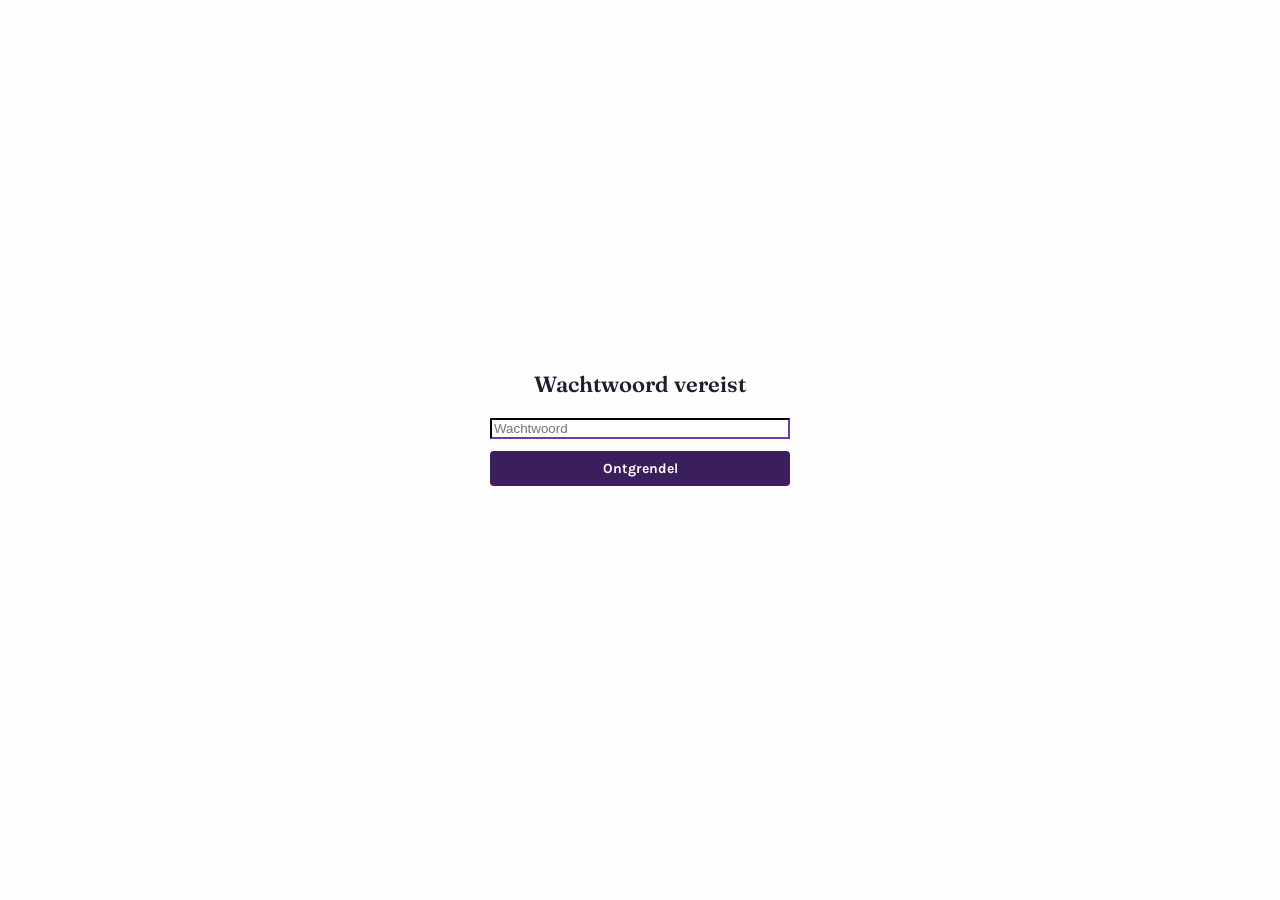
<file: index.html>
<!DOCTYPE html>
<html lang="nl">
<head>
  <meta charset="UTF-8">
  <meta name="viewport" content="width=device-width, initial-scale=1, viewport-fit=cover">
  <meta name="theme-color" content="#3b1e5c">
  <title>Anti Brainrot Tool</title>
  <link rel="manifest" href="manifest.json">
  <link rel="icon" href="icons/favicon-32.png" sizes="32x32" type="image/png">
  <link rel="apple-touch-icon" href="icons/apple-touch-icon.png">
  <meta name="apple-mobile-web-app-capable" content="yes">
  <meta name="apple-mobile-web-app-status-bar-style" content="default">
  <meta name="apple-mobile-web-app-title" content="Brainrot Tool">
  <link rel="stylesheet" href="https://fonts.googleapis.com/css2?family=Fraunces:opsz,wght@9..144,500;9..144,600;9..144,700&family=Karla:wght@400;500;700&family=IBM+Plex+Mono:wght@400;500;600&display=swap">
  <link rel="stylesheet" href="base.css">
  <link rel="stylesheet" href="style.css">
</head>
<body>
  <div id="gate" class="gate-overlay">
    <form id="gate-form" class="gate-form">
      <p class="gate-label">Wachtwoord vereist</p>
      <input type="password" id="gate-password" placeholder="Wachtwoord" autocomplete="current-password" autofocus>
      <button type="submit">Ontgrendel</button>
      <p class="gate-error" id="gate-error"></p>
    </form>
  </div>

  <div id="app-content" hidden>
    <h1>Anti Brainrot Tool</h1>
    <p class="subtitle">Elke dag een beetje scherper</p>

    <section class="progress">
      <div class="filter-row">
        <label for="game-filter">Score voor</label>
        <select id="game-filter">
          <option value="all">Alle spellen</option>
          <option value="card-match">Kaarten Memory</option>
          <option value="addition-2">Optelsommen (2 cijfers)</option>
          <option value="addition-3">Optelsommen (3 cijfers)</option>
          <option value="multiplication">Tafels (1&ndash;20)</option>
          <option value="division">Delingen (1&ndash;100)</option>
          <option value="sudoku">Sudoku</option>
          <option value="binary-sudoku">Binaire Sudoku</option>
        </select>
      </div>

      <div class="kpi-row">
        <div class="kpi">
          <p class="kpi-value" id="kpi-streak">–</p>
          <p class="kpi-label">Dagen reeks</p>
        </div>
        <div class="kpi">
          <p class="kpi-value" id="kpi-today">–</p>
          <p class="kpi-label">Score vandaag</p>
        </div>
        <div class="kpi">
          <p class="kpi-value" id="kpi-total">–</p>
          <p class="kpi-label">Totaal geoefend</p>
        </div>
      </div>

      <div class="chart-head">
        <p class="chart-avg" id="chart-avg">&nbsp;</p>
        <div class="chart-toggle">
          <button class="range-btn is-active" data-range="7" type="button">7 dagen</button>
          <button class="range-btn" data-range="30" type="button">30 dagen</button>
        </div>
      </div>
      <div id="chart"></div>
    </section>

    <nav class="menu">
      <a class="toc-item" href="games/card-match/index.html"><span class="toc-num">01</span>Kaarten Memory<span class="toc-leader"></span></a>
      <a class="toc-item" href="games/addition-2/index.html"><span class="toc-num">02</span>Optelsommen (2 cijfers)<span class="toc-leader"></span></a>
      <a class="toc-item" href="games/addition-3/index.html"><span class="toc-num">03</span>Optelsommen (3 cijfers)<span class="toc-leader"></span></a>
      <a class="toc-item" href="games/multiplication/index.html"><span class="toc-num">04</span>Tafels (1&ndash;20)<span class="toc-leader"></span></a>
      <a class="toc-item" href="games/division/index.html"><span class="toc-num">05</span>Delingen (1&ndash;100)<span class="toc-leader"></span></a>
      <a class="toc-item" href="games/sudoku/index.html"><span class="toc-num">06</span>Sudoku<span class="toc-leader"></span></a>
      <a class="toc-item" href="games/binary-sudoku/index.html"><span class="toc-num">07</span>Binaire Sudoku<span class="toc-leader"></span></a>
    </nav>
  </div>

  <script src="gate.js"></script>
  <script src="stats.js"></script>
  <script src="script.js"></script>
</body>
</html>
</file>
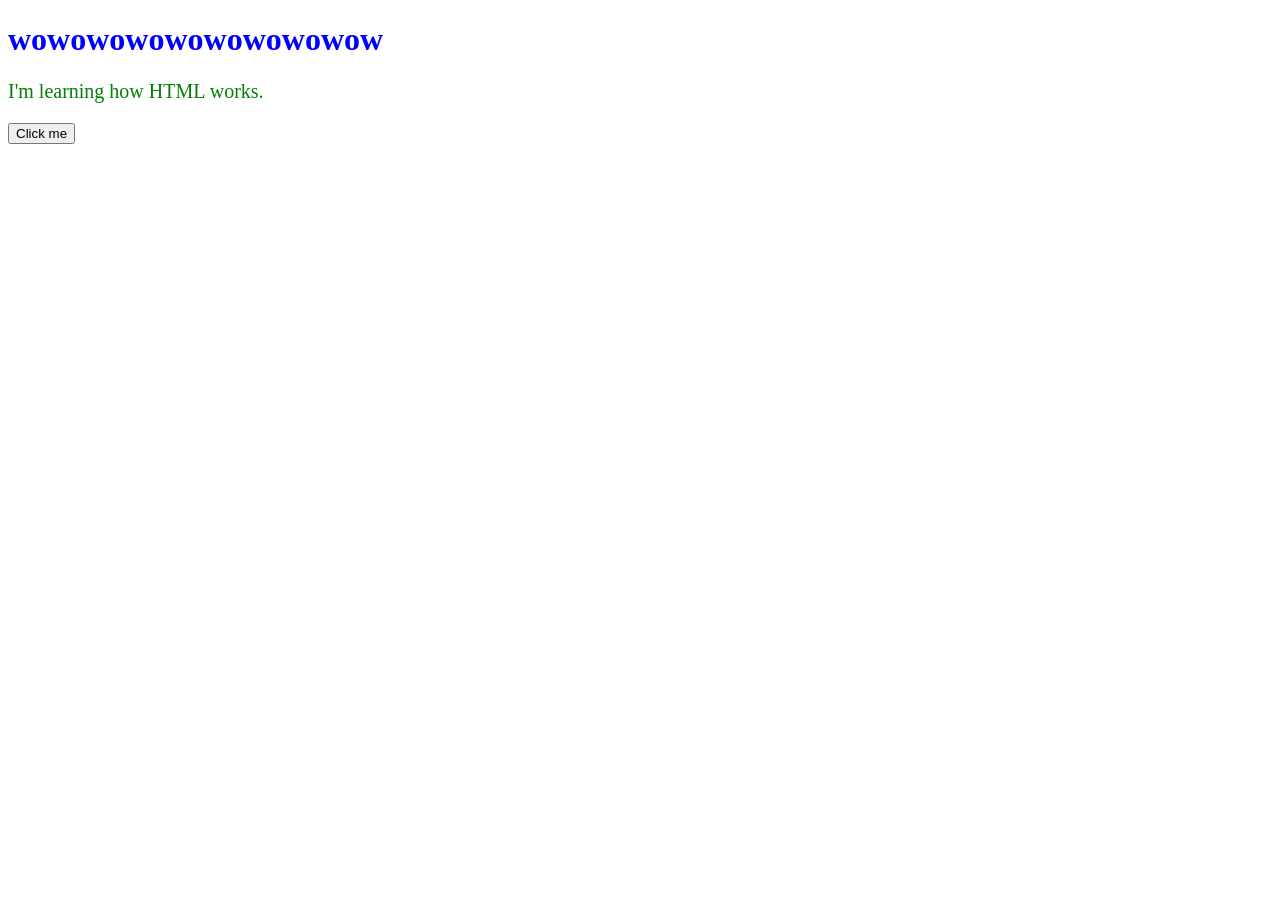
<file: practice/index.html>
<!DOCTYPE html>
<html lang="en">
<head>
  <meta charset="UTF-8">
  <title>My Practice Page</title>
  <style>
    h1 {
      color: blue;
    }
    p {
      color: green;
      font-size: 20px;
    }
  </style>
</head>
<body>
  <h1>wowowowowowowowowow</h1>
  <p>I'm learning how HTML works.</p>

  <button id="myButton">Click me</button>
  <p id="message"></p>

  <script>
    const button = document.getElementById("myButton");
    const message = document.getElementById("message");

    button.addEventListener("click", function () {
      message.textContent = "You clicked the button!";
    });
  </script>
</body>
</html>
</file>
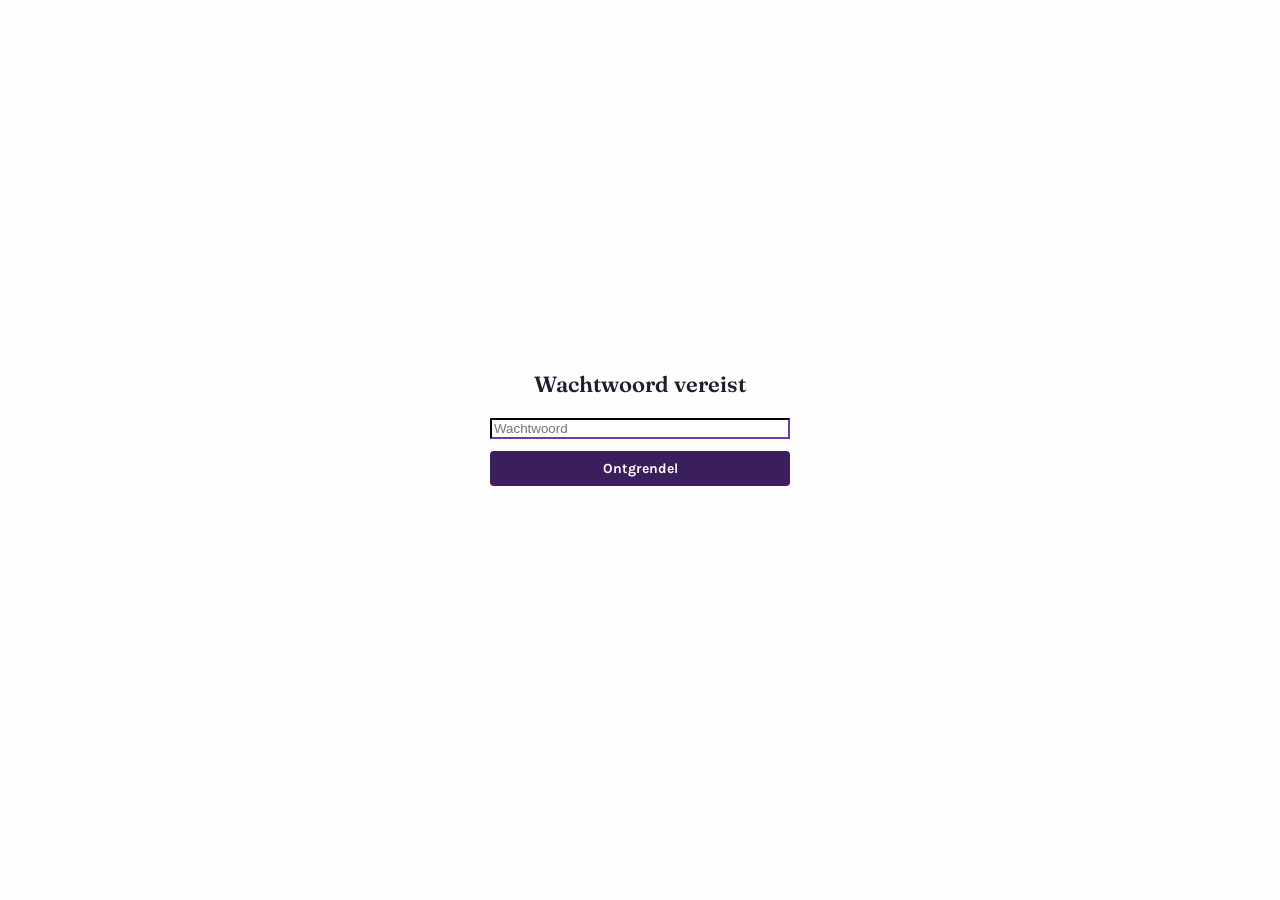
<file: games/addition-2/index.html>
<!DOCTYPE html>
<html lang="nl">
<head>
  <meta charset="UTF-8">
  <meta name="viewport" content="width=device-width, initial-scale=1, viewport-fit=cover">
  <meta name="theme-color" content="#3b1e5c">
  <title>Optelsommen</title>
  <link rel="manifest" href="../../manifest.json">
  <link rel="icon" href="../../icons/favicon-32.png" sizes="32x32" type="image/png">
  <link rel="apple-touch-icon" href="../../icons/apple-touch-icon.png">
  <meta name="apple-mobile-web-app-capable" content="yes">
  <meta name="apple-mobile-web-app-status-bar-style" content="default">
  <meta name="apple-mobile-web-app-title" content="Brainrot Tool">
  <link rel="stylesheet" href="https://fonts.googleapis.com/css2?family=Fraunces:opsz,wght@9..144,500;9..144,600;9..144,700&family=Karla:wght@400;500;700&family=IBM+Plex+Mono:wght@400;500;600&display=swap">
  <link rel="stylesheet" href="../../base.css">
</head>
<body>
  <div id="gate" class="gate-overlay">
    <form id="gate-form" class="gate-form">
      <p class="gate-label">Wachtwoord vereist</p>
      <input type="password" id="gate-password" placeholder="Wachtwoord" autocomplete="current-password" autofocus>
      <button type="submit">Ontgrendel</button>
      <p class="gate-error" id="gate-error"></p>
    </form>
  </div>

  <div id="app-content" hidden>
    <a class="back-link" href="../../index.html">← Terug naar menu</a>
    <h1>Optelsommen (1-150)</h1>
    <p id="score">Score: 0/0</p>

    <div class="quiz-box">
      <p id="question"></p>
      <form id="answer-form">
        <input type="number" id="answer" autocomplete="off" required>
        <button type="submit">Controleer</button>
      </form>
      <p id="feedback"></p>
    </div>
  </div>

  <script src="../../gate.js"></script>
  <script src="../../stats.js"></script>
  <script src="script.js"></script>
</body>
</html>
</file>
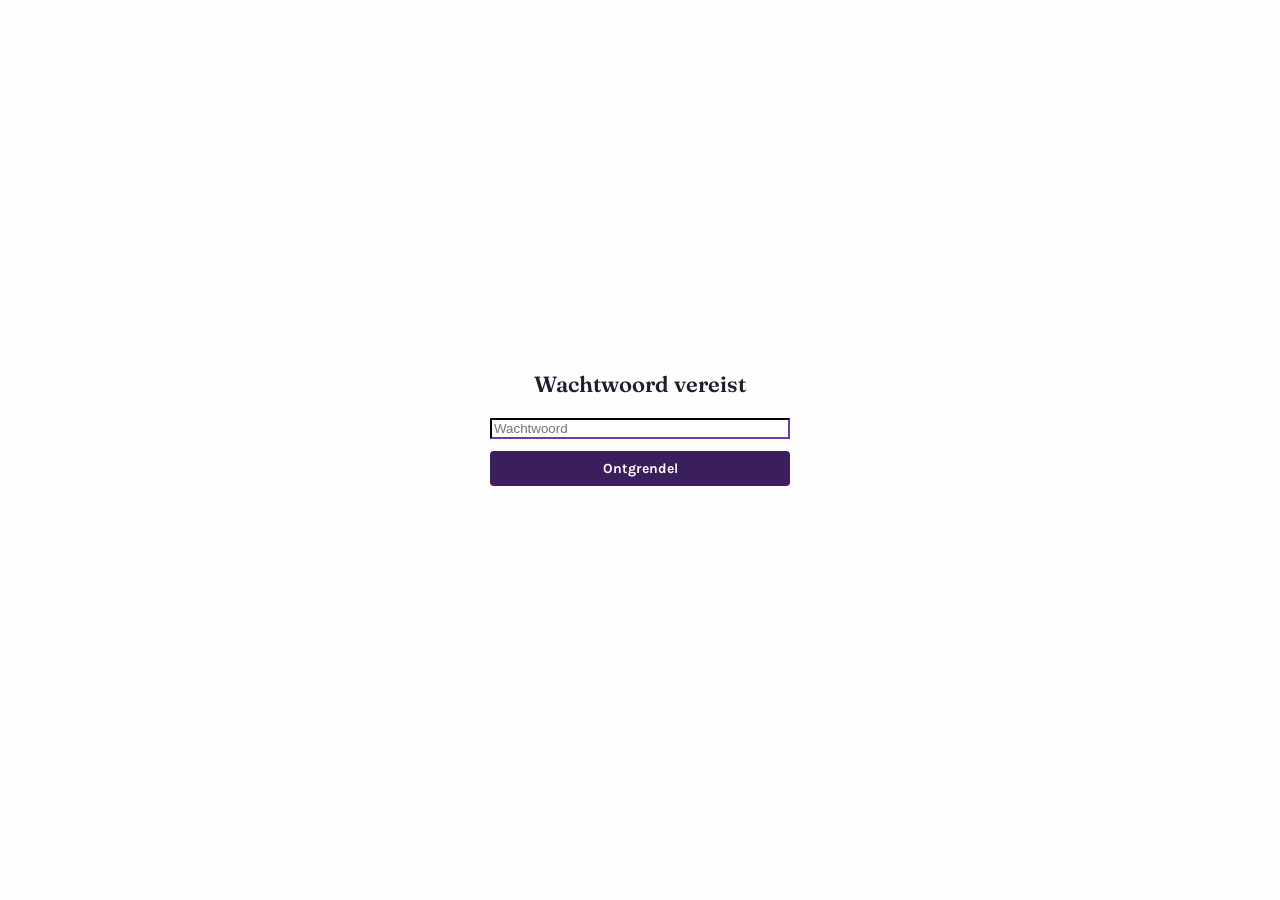
<file: games/addition-3/index.html>
<!DOCTYPE html>
<html lang="nl">
<head>
  <meta charset="UTF-8">
  <meta name="viewport" content="width=device-width, initial-scale=1, viewport-fit=cover">
  <meta name="theme-color" content="#3b1e5c">
  <title>Optelsommen (3 cijfers)</title>
  <link rel="manifest" href="../../manifest.json">
  <link rel="icon" href="../../icons/favicon-32.png" sizes="32x32" type="image/png">
  <link rel="apple-touch-icon" href="../../icons/apple-touch-icon.png">
  <meta name="apple-mobile-web-app-capable" content="yes">
  <meta name="apple-mobile-web-app-status-bar-style" content="default">
  <meta name="apple-mobile-web-app-title" content="Brainrot Tool">
  <link rel="stylesheet" href="https://fonts.googleapis.com/css2?family=Fraunces:opsz,wght@9..144,500;9..144,600;9..144,700&family=Karla:wght@400;500;700&family=IBM+Plex+Mono:wght@400;500;600&display=swap">
  <link rel="stylesheet" href="../../base.css">
</head>
<body>
  <div id="gate" class="gate-overlay">
    <form id="gate-form" class="gate-form">
      <p class="gate-label">Wachtwoord vereist</p>
      <input type="password" id="gate-password" placeholder="Wachtwoord" autocomplete="current-password" autofocus>
      <button type="submit">Ontgrendel</button>
      <p class="gate-error" id="gate-error"></p>
    </form>
  </div>

  <div id="app-content" hidden>
    <a class="back-link" href="../../index.html">← Terug naar menu</a>
    <h1>Optelsommen (3 getallen, 1-100)</h1>
    <p id="score">Score: 0/0</p>

    <div class="quiz-box">
      <p id="question"></p>
      <form id="answer-form">
        <input type="number" id="answer" autocomplete="off" required>
        <button type="submit">Controleer</button>
      </form>
      <p id="feedback"></p>
    </div>
  </div>

  <script src="../../gate.js"></script>
  <script src="../../stats.js"></script>
  <script src="script.js"></script>
</body>
</html>
</file>
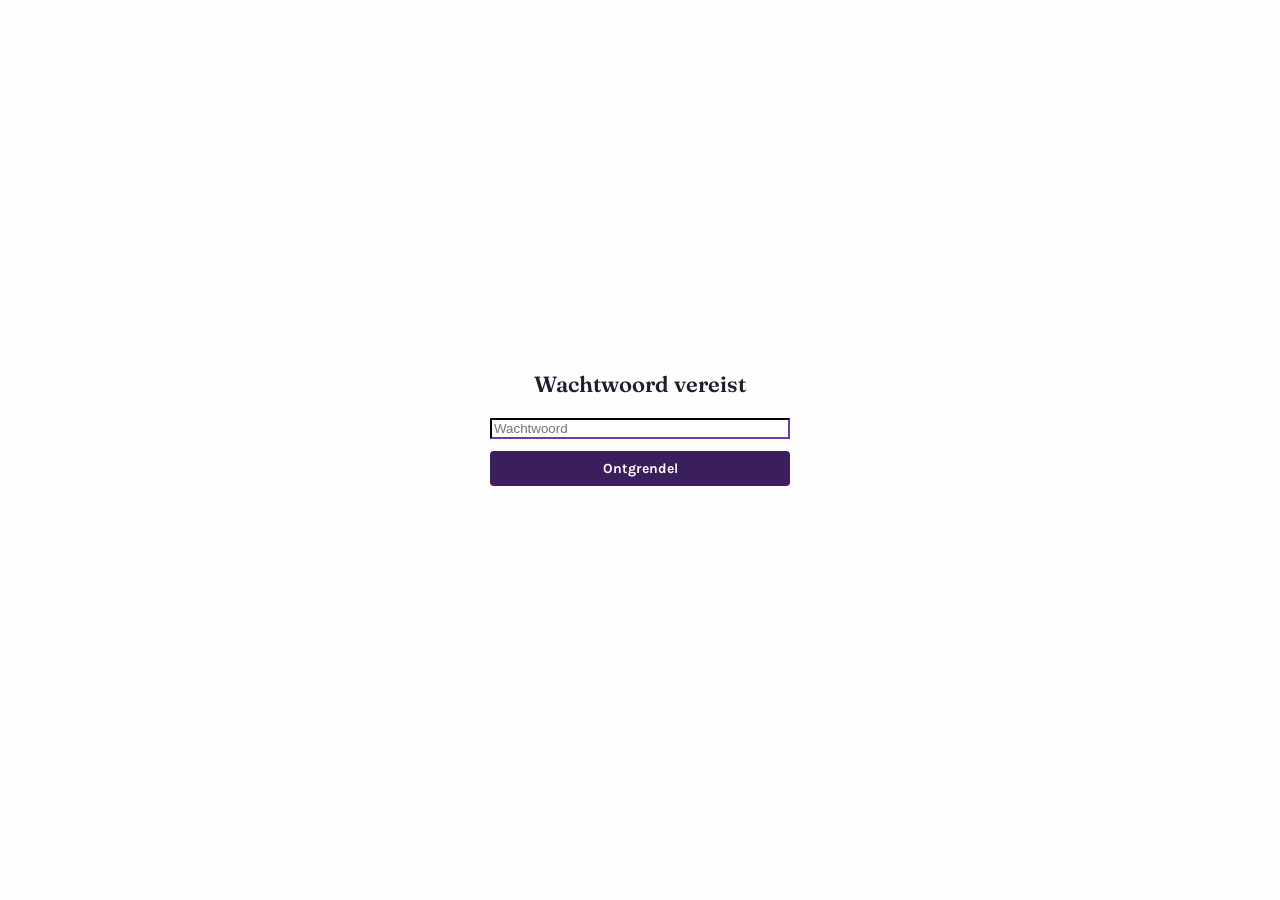
<file: games/binary-sudoku/index.html>
<!DOCTYPE html>
<html lang="nl">
<head>
  <meta charset="UTF-8">
  <meta name="viewport" content="width=device-width, initial-scale=1, viewport-fit=cover">
  <meta name="theme-color" content="#3b1e5c">
  <title>Binaire Sudoku</title>
  <link rel="manifest" href="../../manifest.json">
  <link rel="icon" href="../../icons/favicon-32.png" sizes="32x32" type="image/png">
  <link rel="apple-touch-icon" href="../../icons/apple-touch-icon.png">
  <meta name="apple-mobile-web-app-capable" content="yes">
  <meta name="apple-mobile-web-app-status-bar-style" content="default">
  <meta name="apple-mobile-web-app-title" content="Brainrot Tool">
  <link rel="stylesheet" href="https://fonts.googleapis.com/css2?family=Fraunces:opsz,wght@9..144,500;9..144,600;9..144,700&family=Karla:wght@400;500;700&family=IBM+Plex+Mono:wght@400;500;600&display=swap">
  <link rel="stylesheet" href="../../base.css">
  <link rel="stylesheet" href="style.css">
</head>
<body>
  <div id="gate" class="gate-overlay">
    <form id="gate-form" class="gate-form">
      <p class="gate-label">Wachtwoord vereist</p>
      <input type="password" id="gate-password" placeholder="Wachtwoord" autocomplete="current-password" autofocus>
      <button type="submit">Ontgrendel</button>
      <p class="gate-error" id="gate-error"></p>
    </form>
  </div>

  <div id="app-content" hidden>
    <a class="back-link" href="../../index.html">← Terug naar menu</a>
    <h1>Binaire Sudoku</h1>
    <p class="rules">
      Vul elk vakje met 0 of 1. Elke rij en kolom heeft evenveel 0'en als 1'en,
      nooit 3 dezelfde naast elkaar, en geen twee identieke rijen of kolommen.
    </p>
    <p id="status">Vul de ontbrekende cijfers in.</p>

    <div id="board"></div>

    <div class="controls">
      <button id="check-btn">Controleer</button>
      <button id="new-btn">Nieuwe puzzel</button>
    </div>
  </div>

  <script src="../../gate.js"></script>
  <script src="../../stats.js"></script>
  <script src="script.js"></script>
</body>
</html>
</file>
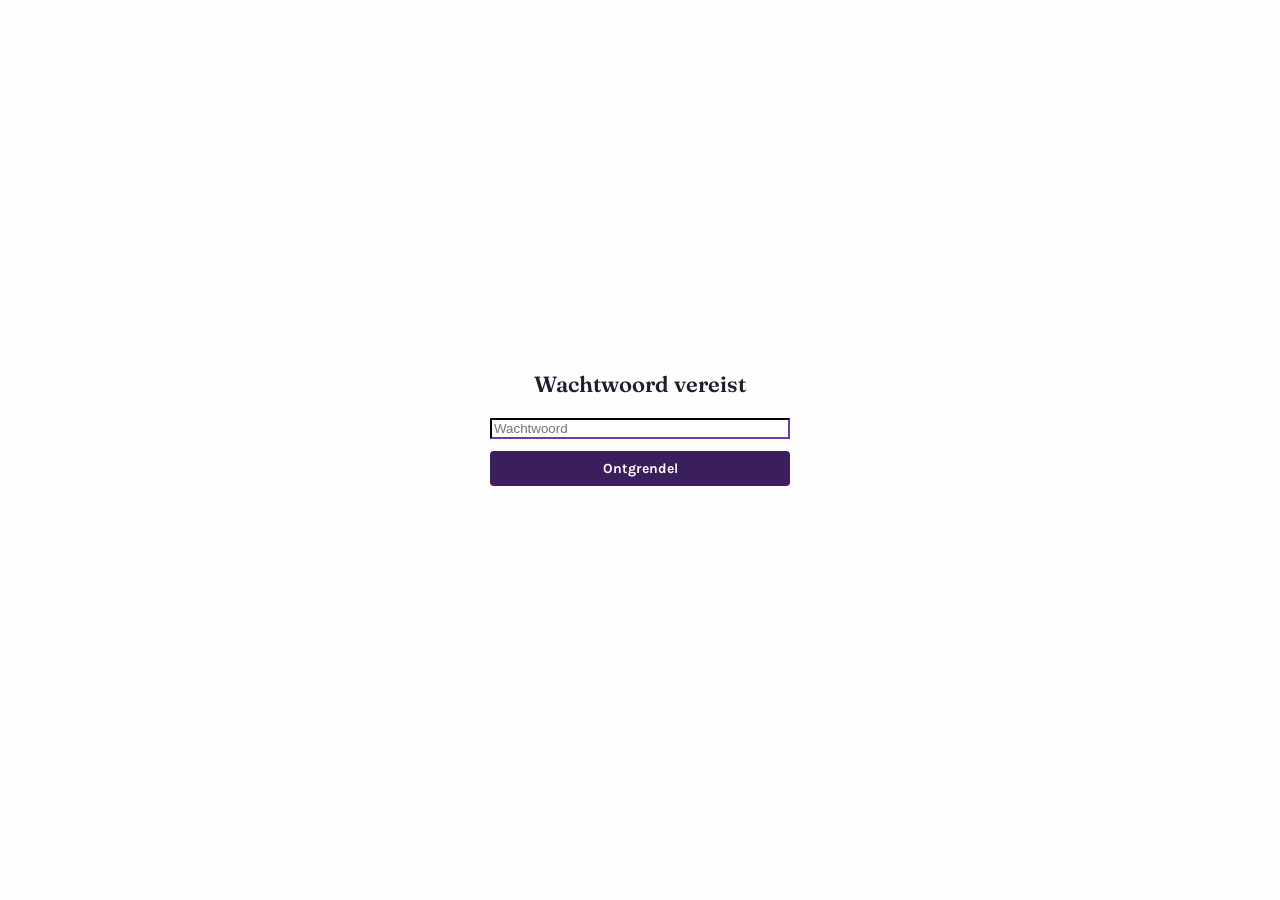
<file: games/card-match/index.html>
<!DOCTYPE html>
<html lang="nl">
<head>
  <meta charset="UTF-8">
  <meta name="viewport" content="width=device-width, initial-scale=1, viewport-fit=cover">
  <meta name="theme-color" content="#3b1e5c">
  <title>Kaarten Memory</title>
  <link rel="manifest" href="../../manifest.json">
  <link rel="icon" href="../../icons/favicon-32.png" sizes="32x32" type="image/png">
  <link rel="apple-touch-icon" href="../../icons/apple-touch-icon.png">
  <meta name="apple-mobile-web-app-capable" content="yes">
  <meta name="apple-mobile-web-app-status-bar-style" content="default">
  <meta name="apple-mobile-web-app-title" content="Brainrot Tool">
  <link rel="stylesheet" href="https://fonts.googleapis.com/css2?family=Fraunces:opsz,wght@9..144,500;9..144,600;9..144,700&family=Karla:wght@400;500;700&family=IBM+Plex+Mono:wght@400;500;600&display=swap">
  <link rel="stylesheet" href="../../base.css">
  <link rel="stylesheet" href="style.css">
</head>
<body>
  <div id="gate" class="gate-overlay">
    <form id="gate-form" class="gate-form">
      <p class="gate-label">Wachtwoord vereist</p>
      <input type="password" id="gate-password" placeholder="Wachtwoord" autocomplete="current-password" autofocus>
      <button type="submit">Ontgrendel</button>
      <p class="gate-error" id="gate-error"></p>
    </form>
  </div>

  <div id="app-content" hidden>
    <a class="back-link" href="../../index.html">← Terug naar menu</a>
    <h1>Kaarten Memory</h1>
    <p id="status">Vind alle paren</p>
    <div id="board"></div>
  </div>

  <script src="../../gate.js"></script>
  <script src="../../stats.js"></script>
  <script src="script.js"></script>
</body>
</html>
</file>
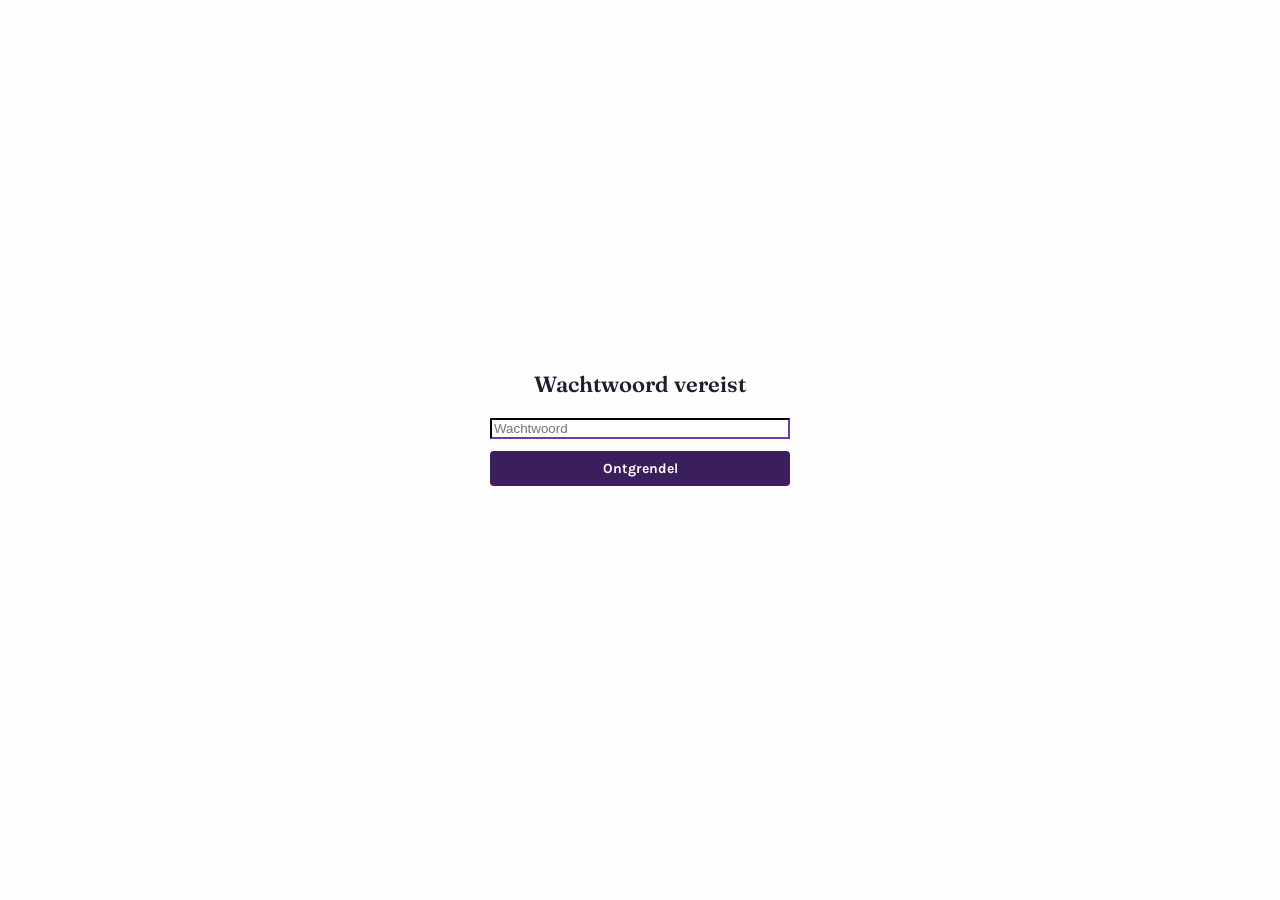
<file: games/division/index.html>
<!DOCTYPE html>
<html lang="nl">
<head>
  <meta charset="UTF-8">
  <meta name="viewport" content="width=device-width, initial-scale=1, viewport-fit=cover">
  <meta name="theme-color" content="#3b1e5c">
  <title>Delingen</title>
  <link rel="manifest" href="../../manifest.json">
  <link rel="icon" href="../../icons/favicon-32.png" sizes="32x32" type="image/png">
  <link rel="apple-touch-icon" href="../../icons/apple-touch-icon.png">
  <meta name="apple-mobile-web-app-capable" content="yes">
  <meta name="apple-mobile-web-app-status-bar-style" content="default">
  <meta name="apple-mobile-web-app-title" content="Brainrot Tool">
  <link rel="stylesheet" href="https://fonts.googleapis.com/css2?family=Fraunces:opsz,wght@9..144,500;9..144,600;9..144,700&family=Karla:wght@400;500;700&family=IBM+Plex+Mono:wght@400;500;600&display=swap">
  <link rel="stylesheet" href="../../base.css">
</head>
<body>
  <div id="gate" class="gate-overlay">
    <form id="gate-form" class="gate-form">
      <p class="gate-label">Wachtwoord vereist</p>
      <input type="password" id="gate-password" placeholder="Wachtwoord" autocomplete="current-password" autofocus>
      <button type="submit">Ontgrendel</button>
      <p class="gate-error" id="gate-error"></p>
    </form>
  </div>

  <div id="app-content" hidden>
    <a class="back-link" href="../../index.html">← Terug naar menu</a>
    <h1>Delingen (1-100)</h1>
    <p id="score">Score: 0/0</p>

    <div class="quiz-box">
      <p id="question"></p>
      <form id="answer-form">
        <input type="number" id="answer" autocomplete="off" required>
        <button type="submit">Controleer</button>
      </form>
      <p id="feedback"></p>
    </div>
  </div>

  <script src="../../gate.js"></script>
  <script src="../../stats.js"></script>
  <script src="script.js"></script>
</body>
</html>
</file>
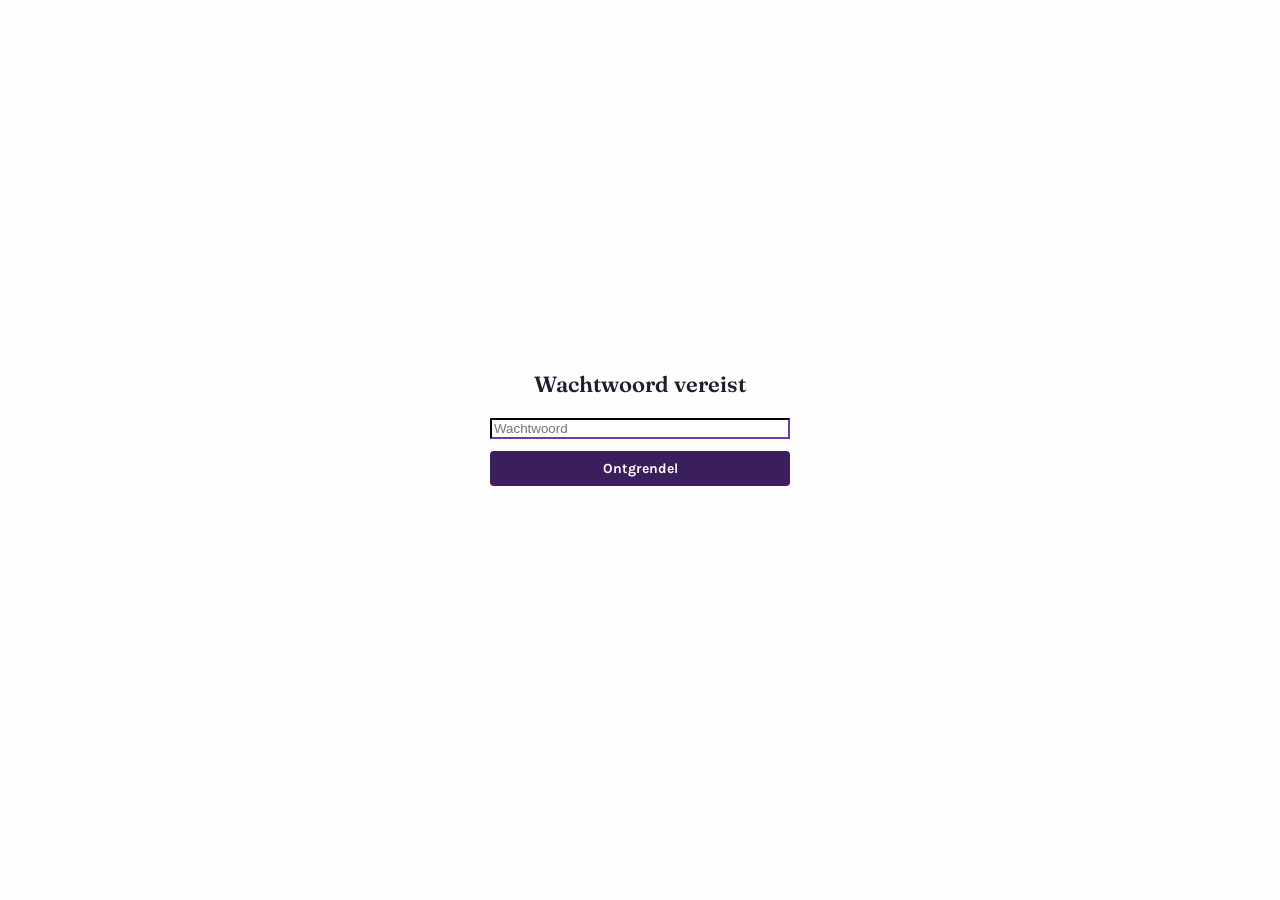
<file: games/multiplication/index.html>
<!DOCTYPE html>
<html lang="nl">
<head>
  <meta charset="UTF-8">
  <meta name="viewport" content="width=device-width, initial-scale=1, viewport-fit=cover">
  <meta name="theme-color" content="#3b1e5c">
  <title>Tafels</title>
  <link rel="manifest" href="../../manifest.json">
  <link rel="icon" href="../../icons/favicon-32.png" sizes="32x32" type="image/png">
  <link rel="apple-touch-icon" href="../../icons/apple-touch-icon.png">
  <meta name="apple-mobile-web-app-capable" content="yes">
  <meta name="apple-mobile-web-app-status-bar-style" content="default">
  <meta name="apple-mobile-web-app-title" content="Brainrot Tool">
  <link rel="stylesheet" href="https://fonts.googleapis.com/css2?family=Fraunces:opsz,wght@9..144,500;9..144,600;9..144,700&family=Karla:wght@400;500;700&family=IBM+Plex+Mono:wght@400;500;600&display=swap">
  <link rel="stylesheet" href="../../base.css">
</head>
<body>
  <div id="gate" class="gate-overlay">
    <form id="gate-form" class="gate-form">
      <p class="gate-label">Wachtwoord vereist</p>
      <input type="password" id="gate-password" placeholder="Wachtwoord" autocomplete="current-password" autofocus>
      <button type="submit">Ontgrendel</button>
      <p class="gate-error" id="gate-error"></p>
    </form>
  </div>

  <div id="app-content" hidden>
    <a class="back-link" href="../../index.html">← Terug naar menu</a>
    <h1>Tafels van 1 t/m 20</h1>
    <p id="score">Score: 0/0</p>

    <div class="quiz-box">
      <p id="question"></p>
      <form id="answer-form">
        <input type="number" id="answer" autocomplete="off" required>
        <button type="submit">Controleer</button>
      </form>
      <p id="feedback"></p>
    </div>
  </div>

  <script src="../../gate.js"></script>
  <script src="../../stats.js"></script>
  <script src="script.js"></script>
</body>
</html>
</file>
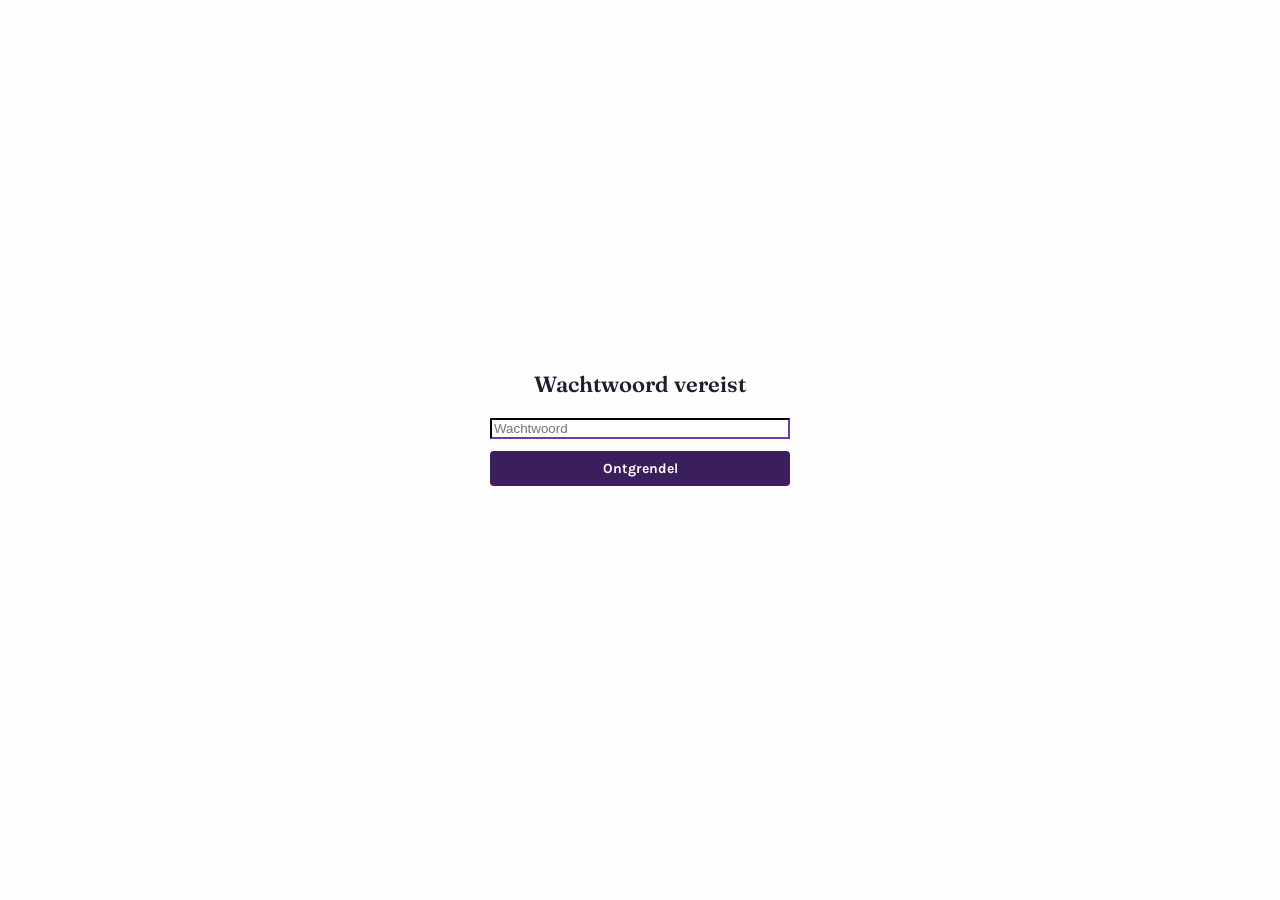
<file: games/sudoku/index.html>
<!DOCTYPE html>
<html lang="nl">
<head>
  <meta charset="UTF-8">
  <meta name="viewport" content="width=device-width, initial-scale=1, viewport-fit=cover">
  <meta name="theme-color" content="#3b1e5c">
  <title>Sudoku</title>
  <link rel="manifest" href="../../manifest.json">
  <link rel="icon" href="../../icons/favicon-32.png" sizes="32x32" type="image/png">
  <link rel="apple-touch-icon" href="../../icons/apple-touch-icon.png">
  <meta name="apple-mobile-web-app-capable" content="yes">
  <meta name="apple-mobile-web-app-status-bar-style" content="default">
  <meta name="apple-mobile-web-app-title" content="Brainrot Tool">
  <link rel="stylesheet" href="https://fonts.googleapis.com/css2?family=Fraunces:opsz,wght@9..144,500;9..144,600;9..144,700&family=Karla:wght@400;500;700&family=IBM+Plex+Mono:wght@400;500;600&display=swap">
  <link rel="stylesheet" href="../../base.css">
  <link rel="stylesheet" href="style.css">
</head>
<body>
  <div id="gate" class="gate-overlay">
    <form id="gate-form" class="gate-form">
      <p class="gate-label">Wachtwoord vereist</p>
      <input type="password" id="gate-password" placeholder="Wachtwoord" autocomplete="current-password" autofocus>
      <button type="submit">Ontgrendel</button>
      <p class="gate-error" id="gate-error"></p>
    </form>
  </div>

  <div id="app-content" hidden>
    <a class="back-link" href="../../index.html">← Terug naar menu</a>
    <h1>Sudoku</h1>
    <p id="status">Vul de ontbrekende cijfers in.</p>

    <div id="board"></div>

    <div class="controls">
      <button id="check-btn">Controleer</button>
      <button id="new-btn">Nieuwe puzzel</button>
    </div>
  </div>

  <script src="../../gate.js"></script>
  <script src="../../stats.js"></script>
  <script src="script.js"></script>
</body>
</html>
</file>
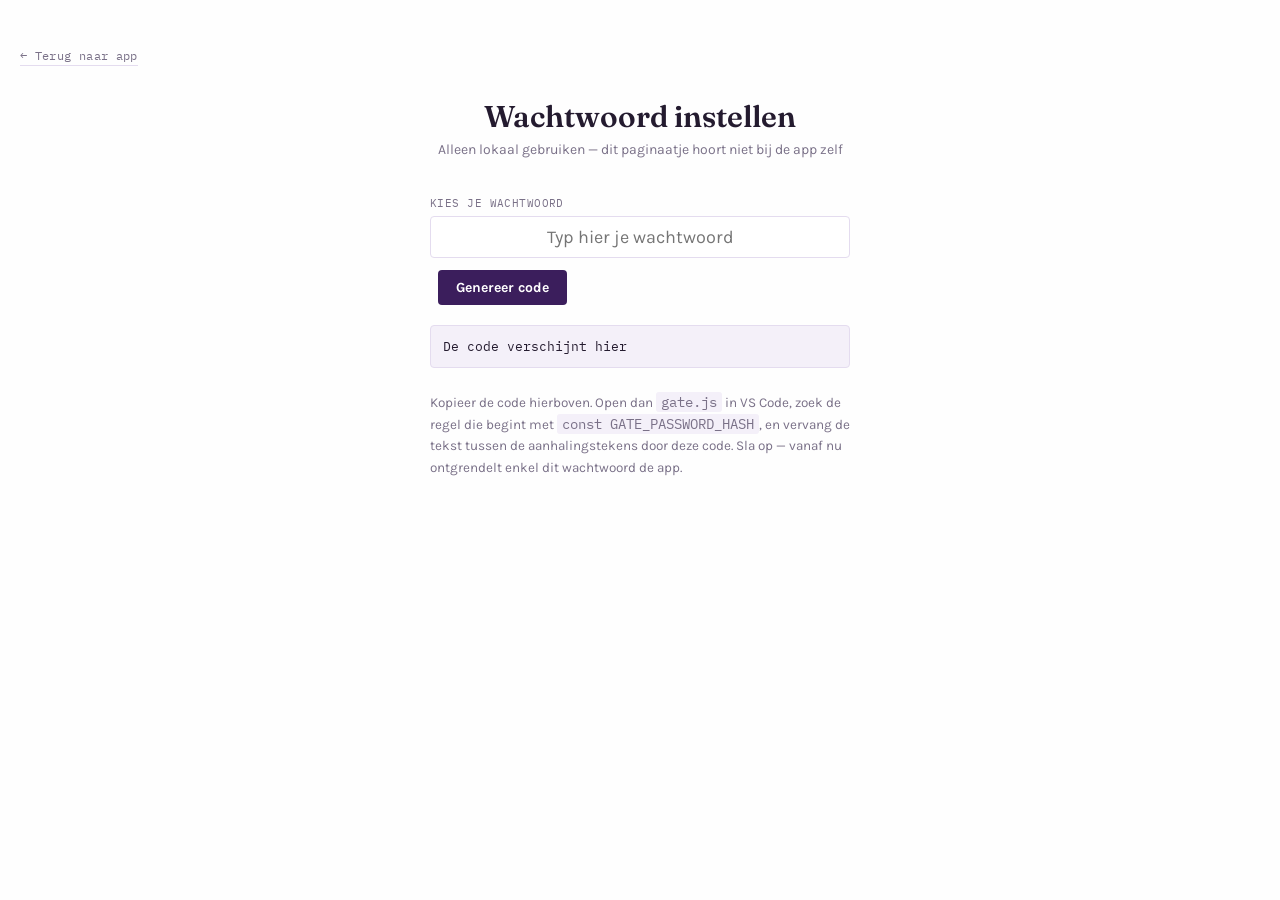
<file: set-password.html>
<!DOCTYPE html>
<html lang="nl">
<head>
  <meta charset="UTF-8">
  <meta name="viewport" content="width=device-width, initial-scale=1, viewport-fit=cover">
  <title>Wachtwoord instellen</title>
  <link rel="stylesheet" href="https://fonts.googleapis.com/css2?family=Fraunces:opsz,wght@9..144,500;9..144,600;9..144,700&family=Karla:wght@400;500;700&family=IBM+Plex+Mono:wght@400;500;600&display=swap">
  <link rel="stylesheet" href="base.css">
  <style>
    .tool-box {
      max-width: 420px;
      width: 100%;
      margin-top: 10px;
    }
    .tool-box label {
      display: block;
      font-family: var(--font-mono);
      font-size: 11px;
      color: var(--muted);
      text-transform: uppercase;
      letter-spacing: 0.04em;
      margin-bottom: 6px;
    }
    .tool-box input[type="text"] {
      width: 100%;
      margin-bottom: 12px;
    }
    .hash-output {
      word-break: break-all;
      font-family: var(--font-mono);
      font-size: 13px;
      background: var(--accent-soft);
      border: 1px solid var(--rule);
      border-radius: 4px;
      padding: 12px;
      margin-top: 20px;
      min-height: 20px;
    }
    .instructions {
      color: var(--muted);
      font-size: 13.5px;
      line-height: 1.6;
      margin-top: 24px;
    }
    .instructions code {
      font-family: var(--font-mono);
      background: var(--accent-soft);
      padding: 1px 5px;
      border-radius: 3px;
    }
  </style>
</head>
<body>
  <a class="back-link" href="index.html">← Terug naar app</a>
  <h1>Wachtwoord instellen</h1>
  <p class="subtitle">Alleen lokaal gebruiken — dit paginaatje hoort niet bij de app zelf</p>

  <div class="tool-box">
    <label for="pw-input">Kies je wachtwoord</label>
    <input type="text" id="pw-input" placeholder="Typ hier je wachtwoord">
    <button id="generate-btn" type="button">Genereer code</button>

    <div class="hash-output" id="hash-output">De code verschijnt hier</div>

    <p class="instructions">
      Kopieer de code hierboven. Open dan <code>gate.js</code> in VS Code, zoek de regel die begint met
      <code>const GATE_PASSWORD_HASH</code>, en vervang de tekst tussen de aanhalingstekens door deze code.
      Sla op — vanaf nu ontgrendelt enkel dit wachtwoord de app.
    </p>
  </div>

  <script>
    async function sha256(text) {
      const buffer = await crypto.subtle.digest("SHA-256", new TextEncoder().encode(text));
      return Array.from(new Uint8Array(buffer))
        .map((b) => b.toString(16).padStart(2, "0"))
        .join("");
    }

    document.getElementById("generate-btn").addEventListener("click", async () => {
      const value = document.getElementById("pw-input").value;
      const output = document.getElementById("hash-output");

      if (!value) {
        output.textContent = "Typ eerst een wachtwoord in.";
        return;
      }

      output.textContent = await sha256(value);
    });
  </script>
</body>
</html>
</file>
<file: base.css>
:root {
  --bg: #fefefe;
  --ink: #241b2f;
  --muted: #7a7188;
  --accent: #3b1e5c;
  --accent-hover: #2c1747;
  --accent-soft: #f4f0f9;
  --rule: #e4dcef;
  --ok: #4f7a58;
  --ok-soft: #e7f0e9;
  --err: #a83f52;
  --err-soft: #f7e9ec;

  --font-display: "Fraunces", Georgia, "Times New Roman", serif;
  --font-body: "Karla", "Trebuchet MS", sans-serif;
  --font-mono: "IBM Plex Mono", "Courier New", monospace;
}

* {
  box-sizing: border-box;
}

body {
  margin: 0;
  background: var(--bg);
  color: var(--ink);
  font-family: var(--font-body);
  display: flex;
  flex-direction: column;
  align-items: center;
  padding: 48px 20px 80px;
}

h1 {
  font-family: var(--font-display);
  font-weight: 600;
  font-size: 30px;
  margin: 0 0 6px;
  text-align: center;
}

.subtitle {
  color: var(--muted);
  font-size: 14px;
  margin: 0 0 28px;
  text-align: center;
}

.back-link {
  align-self: flex-start;
  color: var(--muted);
  text-decoration: none;
  font-family: var(--font-mono);
  font-size: 12px;
  letter-spacing: 0.03em;
  margin-bottom: 32px;
  border-bottom: 1px solid var(--rule);
  padding-bottom: 2px;
}

.back-link:hover {
  color: var(--accent);
  border-color: var(--accent);
}

.quiz-box {
  margin-top: 6px;
  text-align: center;
  max-width: 360px;
}

#status,
#score {
  font-family: var(--font-mono);
  font-size: 12px;
  color: var(--muted);
  letter-spacing: 0.03em;
  min-height: 16px;
}

#question {
  font-family: var(--font-display);
  font-size: 34px;
  font-weight: 600;
  margin: 16px 0 22px;
}

input[type="number"],
input[type="text"] {
  font-family: var(--font-body);
  font-size: 18px;
  padding: 9px 12px;
  border: 1px solid var(--rule);
  border-radius: 4px;
  width: 110px;
  text-align: center;
  background: #fff;
  color: var(--ink);
}

input:focus {
  outline: none;
  border-color: var(--accent);
}

button {
  font-family: var(--font-body);
  font-weight: 700;
  font-size: 14px;
  padding: 9px 18px;
  margin-left: 8px;
  border-radius: 4px;
  border: none;
  background: var(--accent);
  color: #fff;
  cursor: pointer;
  transition: background 0.15s;
}

button:hover {
  background: var(--accent-hover);
}

button:focus-visible,
a:focus-visible {
  outline: 2px solid var(--accent);
  outline-offset: 2px;
}

#feedback {
  margin-top: 18px;
  font-size: 14px;
  min-height: 20px;
}

.gate-overlay {
  position: fixed;
  inset: 0;
  background: var(--bg);
  display: flex;
  align-items: center;
  justify-content: center;
  padding: 20px;
  z-index: 100;
}

.gate-overlay[hidden] {
  display: none;
}

.gate-form {
  width: 100%;
  max-width: 300px;
  text-align: center;
}

.gate-label {
  font-family: var(--font-display);
  font-size: 22px;
  font-weight: 600;
  margin: 0 0 20px;
}

.gate-form input[type="password"] {
  width: 100%;
  margin-bottom: 12px;
}

.gate-form button {
  width: 100%;
  margin-left: 0;
}

.gate-error {
  color: var(--err);
  font-size: 13px;
  min-height: 18px;
  margin-top: 14px;
}
</file>
<file: style.css>
.progress {
  width: 100%;
  max-width: 420px;
  margin-top: 8px;
}

.filter-row {
  display: flex;
  align-items: center;
  gap: 10px;
  margin-bottom: 20px;
}

.filter-row label {
  font-family: var(--font-mono);
  font-size: 11px;
  color: var(--muted);
  text-transform: uppercase;
  letter-spacing: 0.04em;
}

.filter-row select {
  font-family: var(--font-body);
  font-size: 14px;
  color: var(--ink);
  background: #fff;
  border: 1px solid var(--rule);
  border-radius: 4px;
  padding: 7px 10px;
  cursor: pointer;
}

.filter-row select:focus {
  outline: none;
  border-color: var(--accent);
}

.kpi-row {
  display: flex;
  gap: 0;
  border-top: 1px solid var(--rule);
  border-bottom: 1px solid var(--rule);
  padding: 20px 0;
  margin-bottom: 28px;
}

.kpi {
  flex: 1;
  text-align: center;
  border-left: 1px solid var(--rule);
}

.kpi:first-child {
  border-left: none;
}

.kpi-value {
  font-family: var(--font-display);
  font-size: 28px;
  font-weight: 600;
  color: var(--accent);
  margin: 0;
  font-variant-numeric: tabular-nums;
}

.kpi-label {
  font-family: var(--font-mono);
  font-size: 10.5px;
  color: var(--muted);
  text-transform: uppercase;
  letter-spacing: 0.04em;
  margin: 4px 0 0;
}

.chart-head {
  display: flex;
  align-items: baseline;
  justify-content: space-between;
  gap: 12px;
  margin-bottom: 10px;
  flex-wrap: wrap;
}

.chart-avg {
  font-family: var(--font-body);
  font-size: 13.5px;
  color: var(--ink);
  margin: 0;
}

.chart-toggle {
  display: flex;
  gap: 4px;
}

.range-btn {
  font-family: var(--font-mono);
  font-size: 11px;
  font-weight: 500;
  padding: 5px 10px;
  border-radius: 3px;
  border: 1px solid var(--rule);
  background: #fff;
  color: var(--muted);
  cursor: pointer;
  margin-left: 0;
}

.range-btn.is-active {
  background: var(--accent-soft);
  color: var(--accent);
  border-color: var(--accent);
}

#chart {
  margin-bottom: 8px;
}

#chart svg {
  width: 100%;
  height: auto;
  display: block;
}

.menu {
  width: 100%;
  max-width: 420px;
  margin-top: 44px;
}

.toc-item {
  display: flex;
  align-items: baseline;
  gap: 8px;
  padding: 14px 0;
  border-bottom: 1px solid var(--rule);
  color: var(--ink);
  text-decoration: none;
  font-size: 16px;
}

.toc-item:hover {
  color: var(--accent);
}

.toc-item:hover .toc-leader {
  border-color: var(--accent);
}

.toc-num {
  font-family: var(--font-mono);
  font-size: 11px;
  color: var(--muted);
  width: 20px;
  flex: none;
}

.toc-leader {
  flex: 1;
  border-bottom: 1px dotted var(--rule);
  height: 0;
  margin: 0 2px 4px;
}
</file>
<file: games/binary-sudoku/style.css>
.rules {
  max-width: 400px;
  text-align: center;
  color: var(--muted);
  font-size: 13px;
  line-height: 1.5;
  margin: 0 0 20px;
}

#board {
  display: grid;
  grid-template-columns: repeat(6, 48px);
  grid-template-rows: repeat(6, 48px);
  margin-top: 4px;
  background: var(--accent);
  border: 2px solid var(--accent);
}

.cell {
  width: 48px;
  height: 48px;
  text-align: center;
  font-family: var(--font-display);
  font-size: 20px;
  border: 1px solid var(--rule);
  background: #fff;
  color: var(--ink);
  padding: 0;
}

.cell.given {
  background: var(--accent-soft);
  font-weight: 600;
  color: var(--accent);
}

.cell.correct {
  background: var(--ok-soft);
  color: var(--ok);
}

.cell.incorrect {
  background: var(--err-soft);
  color: var(--err);
}

.controls {
  margin-top: 24px;
  display: flex;
  gap: 10px;
}
</file>
<file: games/card-match/style.css>
#board {
  display: grid;
  grid-template-columns: repeat(4, 90px);
  gap: 12px;
  margin-top: 16px;
}

.card {
  width: 90px;
  height: 90px;
  perspective: 600px;
  cursor: pointer;
}

.card-inner {
  position: relative;
  width: 100%;
  height: 100%;
  transition: transform 0.4s;
  transform-style: preserve-3d;
}

.card.flipped .card-inner {
  transform: rotateY(180deg);
}

.card-front,
.card-back {
  position: absolute;
  width: 100%;
  height: 100%;
  display: flex;
  align-items: center;
  justify-content: center;
  font-size: 34px;
  border-radius: 6px;
  backface-visibility: hidden;
}

.card-front {
  background: var(--accent);
  color: #fff;
  font-family: var(--font-display);
  font-size: 22px;
}

.card-back {
  background: #fff;
  border: 1px solid var(--rule);
  transform: rotateY(180deg);
}

.card.matched .card-inner {
  outline: 2px solid var(--ok);
  outline-offset: 2px;
  border-radius: 6px;
}
</file>
<file: games/sudoku/style.css>
#board {
  display: grid;
  grid-template-columns: repeat(9, 38px);
  grid-template-rows: repeat(9, 38px);
  margin-top: 16px;
  background: var(--accent);
  border: 2px solid var(--accent);
}

.cell {
  width: 38px;
  height: 38px;
  text-align: center;
  font-family: var(--font-display);
  font-size: 17px;
  border: 1px solid var(--rule);
  background: #fff;
  color: var(--ink);
  padding: 0;
}

.cell.given {
  background: var(--accent-soft);
  font-weight: 600;
  color: var(--accent);
}

.cell.correct {
  background: var(--ok-soft);
  color: var(--ok);
}

.cell.incorrect {
  background: var(--err-soft);
  color: var(--err);
}

.controls {
  margin-top: 24px;
  display: flex;
  gap: 10px;
}
</file>
